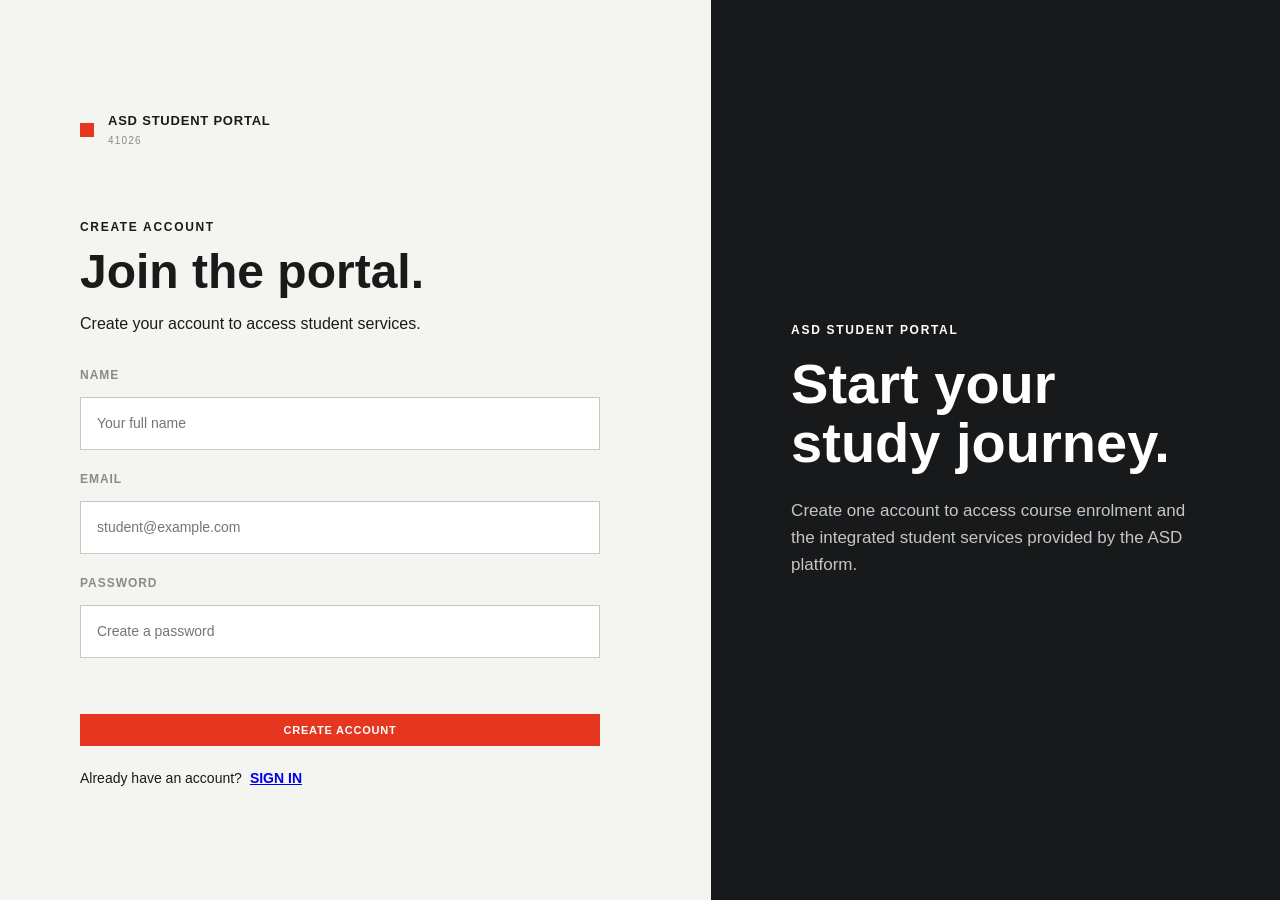
<file: shared/frontend/index.html>
<!DOCTYPE html>
<html lang="en">
<head>
    <meta charset="UTF-8">
    <meta name="viewport" content="width=device-width, initial-scale=1.0">
    <title>ASD Student Portal</title>
</head>
<body>
    <script>
        window.location.replace("register.html");
    </script>
</body>
</html>
</file>
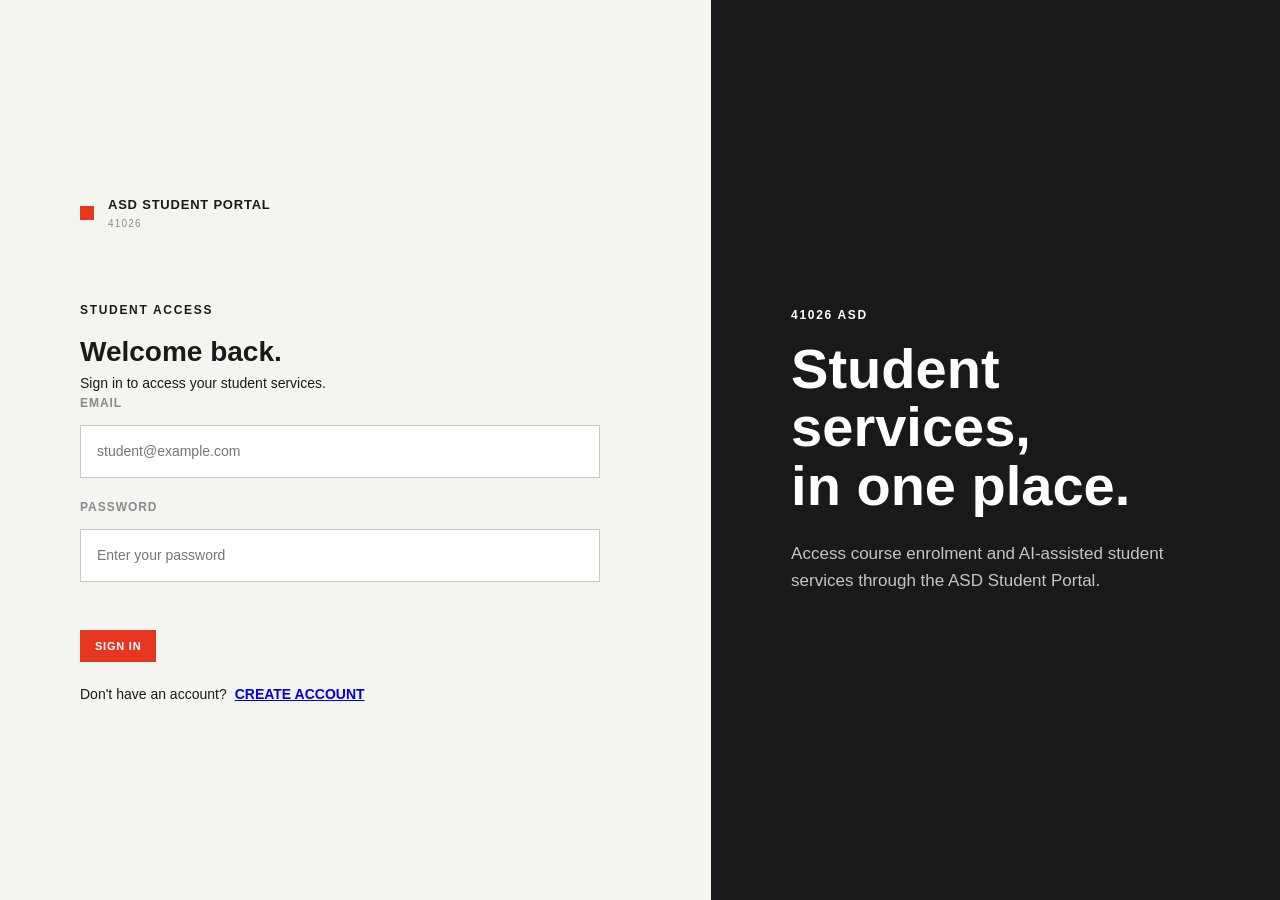
<file: shared/frontend/login.html>
<!DOCTYPE html>
<html lang="en">

<head>
    <meta charset="UTF-8">
    <meta name="viewport" content="width=device-width, initial-scale=1.0">

    <title>Login | ASD Student Portal</title>
    <link rel="stylesheet" href="css/asd-shell.css">
    <link rel="stylesheet" href="css/style.css">
    <link rel="stylesheet" href="css/auth.css">
</head>

<body class="auth-page">

    <div class="auth-layout">
        <main class="auth-panel">
            <div class="auth-brand">

                <div class="brand__mark"></div>

                <div>
                    <div class="brand__name">
                        ASD STUDENT PORTAL
                    </div>

                    <div class="brand__sub">
                        41026
                    </div>
                </div>

            </div>
            <div class="auth-content">

                <div class="auth-label">
                    STUDENT ACCESS
                </div>

                <h1 class="auth-title">
                    Welcome back.
                </h1>

                <p class="auth-subtitle">
                    Sign in to access your student services.
                </p>
                <form id="login-form" class="auth-form">
                    <div class="field">

                        <label for="email">
                            EMAIL
                        </label>

                        <input
                            id="email"
                            type="email"
                            placeholder="student@example.com"
                            required
                        >

                    </div>

                    <div class="field">

                        <label for="password">
                            PASSWORD
                        </label>

                        <input
                            id="password"
                            type="password"
                            placeholder="Enter your password"
                            required
                        >

                    </div>

                    <p
                        id="message"
                        class="auth-message"
                    ></p>

                    <button
                        type="submit"
                        class="btn btn--primary auth-button"
                    >
                        SIGN IN
                    </button>

                </form>

                <div class="auth-footer">

                    <span>
                        Don't have an account?
                    </span>

                    <a href="register.html">
                        CREATE ACCOUNT
                    </a>

                </div>

            </div>

        </main>

        <aside class="auth-info">

            <div class="auth-accent"></div>

            <div class="auth-info__content">

                <div class="auth-info__label">
                    41026 ASD
                </div>

                <h2>
                    Student services,
                    <br>
                    in one place.
                </h2>

                <p>
                    Access course enrolment and
                    AI-assisted student services through
                    the ASD Student Portal.
                </p>

            </div>

        </aside>

    </div>
    <script src="auth.js"></script>

</body>

</html>
</file>
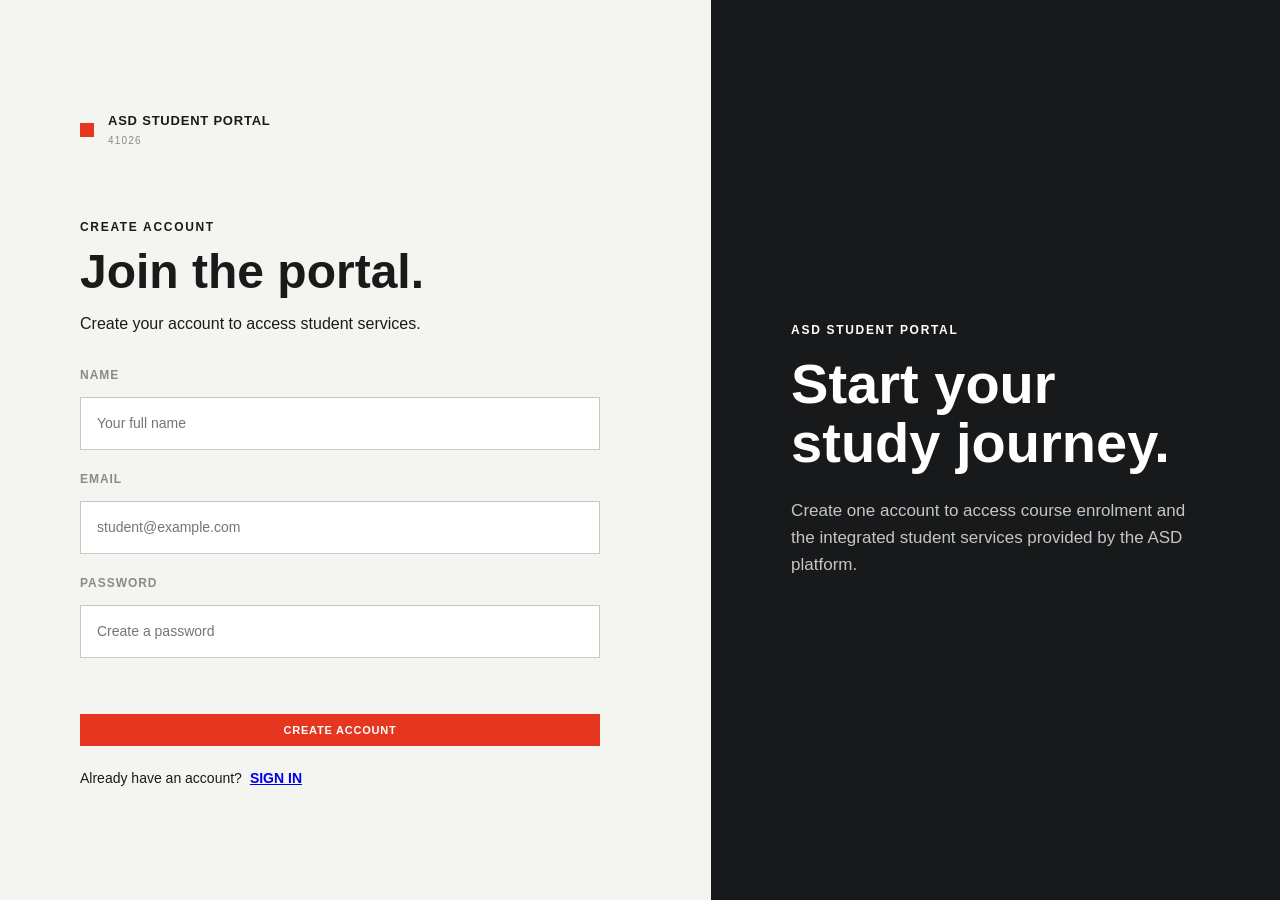
<file: shared/frontend/register.html>
<!DOCTYPE html>
<html lang="en">

<head>
    <meta charset="UTF-8">
    <meta
        name="viewport"
        content="width=device-width, initial-scale=1.0"
    >
    <title>Register | ASD Student Portal</title>
    <link
        rel="stylesheet"
        href="css/asd-shell.css"
    >
    <link
        rel="stylesheet"
        href="css/style.css"
    >
    <link
        rel="stylesheet"
        href="css/auth.css"
    >
</head>


<body class="auth-page">
    <main class="auth-layout">
        <section class="auth-panel">
            <div class="auth-brand">
                <div class="brand__mark"></div>
                <div>
                    <div class="brand__name">
                        ASD STUDENT PORTAL
                    </div>

                    <div class="brand__sub">
                        41026
                    </div>
                </div>
            </div>

            <div class="auth-heading">

                <div class="auth-label">
                    CREATE ACCOUNT
                </div>
                <h1>
                    Join the portal.
                </h1>
                <p>
                    Create your account to access student services.
                </p>

            </div>

            <form
                id="register-form"
                class="auth-form"
            >
                <div class="field">

                    <label for="name">
                        Name
                    </label>

                    <input
                        id="name"
                        type="text"
                        placeholder="Your full name"
                        required
                    >
                </div>

                <div class="field">
                    <label for="email">
                        Email
                    </label>

                    <input
                        id="email"
                        type="email"
                        placeholder="student@example.com"
                        required
                    >
                </div>

                <div class="field">
                    <label for="password">
                        Password
                    </label>

                    <input
                        id="password"
                        type="password"
                        placeholder="Create a password"
                        required
                    >
                </div>
                <p
                    id="message"
                    class="auth-message"
                ></p>

                <button
                    type="submit"
                    class="btn btn--primary btn--block"
                >
                    CREATE ACCOUNT
                </button>
            </form>

            <div class="auth-footer">
                <span>
                    Already have an account?
                </span>

                <a href="login.html">
                    SIGN IN
                </a>
            </div>
        </section>

        <aside class="auth-info">
            <div class="auth-info__content">
                <div class="auth-info__label">
                    ASD STUDENT PORTAL
                </div>

                <h2>
                    Start your
                    <br>
                    study journey.
                </h2>

                <p>
                    Create one account to access course
                    enrolment and the integrated student
                    services provided by the ASD platform.
                </p>
            </div>
        </aside>
    </main>
    <script src="auth.js"></script>
</body>
</html>
</file>
<file: shared/frontend/css/asd-shell.css>
:root {
  --red: #E5361F;
  --red-dark: #C82E1A;
  --ink: #1A1A1A;
  --muted: #8A8A8A;
  --muted-light: #B0B0B0;
  --line: #D8D8D8;
  --bg: #F2F2F0;
  --panel: #FFFFFF;
  --panel-alt: #FAFAF9;
  --green: #1D6F42;
  --amber: #9A6412;

  --sidebar-width: 232px;
  --gap: 20px;
}

* { box-sizing: border-box; margin: 0; padding: 0; }

body {
  font-family: "Helvetica Neue", Arial, sans-serif;
  background: var(--bg);
  color: var(--ink);
  font-size: 14px;
  line-height: 1.5;
}

.layout {
  display: grid;
  grid-template-columns: var(--sidebar-width) 1fr;
  min-height: 100vh;
}

.sidebar {
  background: var(--panel);
  border-right: 1px solid var(--line);
  padding: 22px 0;
}

.brand {
  display: flex;
  gap: 10px;
  align-items: center;
  padding: 0 20px 20px;
  border-bottom: 1px solid var(--line);
}

.brand__mark {
  width: 14px;
  height: 14px;
  background: var(--red);
  flex-shrink: 0;
}

.brand__name { font-size: 13px; font-weight: 700; letter-spacing: 0.06em; }

.brand__sub {
  font-size: 10px;
  color: var(--muted);
  letter-spacing: 0.12em;
  margin-top: 2px;
}

.nav { padding: 12px 0; border-bottom: 1px solid var(--line); }

.nav__item {
  display: block;
  padding: 11px 20px;
  font-size: 12px;
  font-weight: 700;
  letter-spacing: 0.08em;
  color: var(--ink);
  text-decoration: none;
  border-left: 3px solid transparent;
}

.nav__item:hover { background: var(--panel-alt); }

.nav__item--active {
  background: #EDEDEB;
  border-left-color: var(--red);
}

.nav__item--soon { color: var(--muted-light); cursor: not-allowed; }
.nav__item--soon:hover { background: none; color: var(--muted-light); }

.side-note { padding: 20px; }

.side-note__label {
  font-size: 10px;
  font-weight: 700;
  letter-spacing: 0.12em;
  color: var(--muted);
  margin-bottom: 8px;
}

.side-note__text { font-size: 12px; line-height: 1.55; color: #555; }

.main { padding: 26px 30px; }

.page-header {
  display: flex;
  justify-content: space-between;
  align-items: flex-end;
  margin-bottom: 22px;
}

.page-title { font-size: 38px; letter-spacing: -0.02em; font-weight: 700; }

.page-subtitle {
  font-size: 13px;
  color: var(--muted);
  margin-top: 4px;
}

.section {
  background: var(--panel);
  border: 1px solid var(--line);
  margin-bottom: var(--gap);
}

.section__head {
  padding: 14px 18px;
  border-bottom: 1px solid var(--line);
  display: flex;
  justify-content: space-between;
  align-items: baseline;
  gap: 12px;
}

.section__title {
  font-size: 11px;
  font-weight: 700;
  letter-spacing: 0.1em;
  text-transform: uppercase;
}

.section__hint { font-size: 12px; color: var(--muted); }

.section__body { padding: 18px; }

.btn {
  padding: 9px 14px;
  font-size: 11px;
  font-weight: 700;
  letter-spacing: 0.07em;
  border: 1px solid var(--line);
  background: var(--panel);
  color: var(--ink);
  cursor: pointer;
  font-family: inherit;
}

.btn:hover { background: #F6F6F4; }
.btn:disabled { opacity: 0.5; cursor: not-allowed; }

.btn--primary { background: var(--red); border-color: var(--red); color: #fff; }
.btn--primary:hover { background: var(--red-dark); }

.btn--danger { background: var(--panel); border-color: var(--red); color: var(--red); }
.btn--danger:hover { background: #FDEBE7; }

.btn--small { padding: 6px 10px; font-size: 10px; }
.btn--block { width: 100%; margin-top: 8px; }

.card-grid {
  display: grid;
  grid-template-columns: repeat(auto-fill, minmax(260px, 1fr));
  gap: 12px;
}

.card {
  border: 1px solid var(--line);
  border-left: 3px solid var(--ink);
  background: var(--panel);
  padding: 14px;
}

.card__top {
  display: flex;
  justify-content: space-between;
  align-items: baseline;
  gap: 8px;
  margin-bottom: 6px;
}

.card__code {
  font-size: 11px;
  font-weight: 700;
  letter-spacing: 0.08em;
  color: var(--red);
}

.card__title { font-size: 15px; font-weight: 700; margin-bottom: 6px; }
.card__text { font-size: 12.5px; color: #555; margin-bottom: 12px; }

.badge {
  display: inline-block;
  padding: 3px 7px;
  font-size: 10px;
  font-weight: 700;
  letter-spacing: 0.08em;
  text-transform: uppercase;
  background: #EDEDEB;
  color: #555;
}

.badge--ok { background: #E4F0E9; color: var(--green); }
.badge--off { background: #FDEBE7; color: var(--red); }
.badge--warn { background: #FBF0DD; color: var(--amber); }
.table { width: 100%; border-collapse: collapse; font-size: 13px; }

.table th {
  text-align: left;
  padding: 10px 12px;
  font-size: 10px;
  font-weight: 700;
  letter-spacing: 0.1em;
  text-transform: uppercase;
  color: var(--muted);
  border-bottom: 1px solid var(--line);
  white-space: nowrap;
}

.table td { padding: 11px 12px; border-bottom: 1px solid var(--line); }
.table tr:last-child td { border-bottom: none; }
.table tbody tr:hover { background: var(--panel-alt); }

.field { display: flex; flex-direction: column; gap: 5px; }

.field > span,
.field > label {
  font-size: 10px;
  font-weight: 700;
  letter-spacing: 0.09em;
  color: var(--muted);
  text-transform: uppercase;
}

.input,
.field input,
.field select,
.field textarea {
  padding: 9px 10px;
  border: 1px solid var(--line);
  font-size: 13px;
  font-family: inherit;
  background: #fff;
  color: var(--ink);
}

.input:focus,
.field input:focus,
.field select:focus,
.field textarea:focus {
  outline: 2px solid var(--red);
  outline-offset: -1px;
}

.input-row { display: flex; gap: 8px; }
.input-row .input { flex: 1; }

.ai-block {
  background: var(--ink);
  color: #fff;
  padding: 16px;
}

.ai-block__label {
  font-size: 10px;
  font-weight: 700;
  letter-spacing: 0.12em;
  color: var(--red);
  margin-bottom: 8px;
}

.ai-block__text { font-size: 12px; line-height: 1.55; color: #D6D6D6; }

.ai-block .input { background: #2A2A2A; border-color: #4A4A4A; color: #fff; }
.ai-block .input::placeholder { color: #7A7A7A; }

.ai-output {
  margin-top: 12px;
  font-size: 13px;
  line-height: 1.6;
  color: #E4E4E4;
  white-space: pre-wrap;
}

.ai-output:empty { display: none; }

.muted { color: var(--muted); }
.empty { padding: 18px; color: var(--muted); font-size: 13px; }

@media (max-width: 900px) {
  .layout { grid-template-columns: 1fr; }
  .sidebar { display: none; }
  .main { padding: 16px; }
  .page-header { flex-direction: column; align-items: flex-start; gap: 12px; }
  .page-title { font-size: 27px; }
  .card-grid { grid-template-columns: 1fr; }
  .table { font-size: 12px; }
  .table th, .table td { padding: 8px 6px; }
}
/* The brand block is a link back to the portal homepage. It must not pick up
   default anchor styling (underline, blue) since it sits in the sidebar. */
.brand,
.auth-brand {
    text-decoration: none;
    color: inherit;
    cursor: pointer;
}

.brand:hover .brand__name,
.auth-brand:hover .brand__name {
    color: var(--red);
}

.brand:focus-visible,
.auth-brand:focus-visible {
    outline: 2px solid var(--red);
    outline-offset: 3px;
}
</file>
<file: shared/frontend/css/style.css>
/* Study Notebook — shares the visual language of the calendar module:
   Swiss-style red/black, square corners, hairline rules, uppercase labels.
   Tokens are kept identical to student-voreaksanith/frontend/css/calendar.css
   so the two modules can eventually move into shared/frontend/. */

:root {
  --red: #E5361F;
  --ink: #1A1A1A;
  --muted: #8A8A8A;
  --line: #D8D8D8;
  --bg: #F2F2F0;
  --panel: #FFFFFF;
}

* { box-sizing: border-box; margin: 0; padding: 0; }

body {
  font-family: "Helvetica Neue", Arial, sans-serif;
  background: var(--bg);
  color: var(--ink);
  font-size: 14px;
}

.layout {
  display: grid;
  grid-template-columns: 232px 1fr;
  min-height: 100vh;
}

/* ------------------------------------------------------------- sidebar */

.sidebar {
  background: var(--panel);
  border-right: 1px solid var(--line);
  padding: 22px 0;
}

.brand {
  display: flex;
  gap: 10px;
  align-items: center;
  padding: 0 20px 20px;
  border-bottom: 1px solid var(--line);
}

.brand__mark {
  width: 14px;
  height: 14px;
  background: var(--red);
  flex-shrink: 0;
}

.brand__name { font-size: 13px; font-weight: 700; letter-spacing: 0.06em; }
.brand__sub { font-size: 10px; color: var(--muted); letter-spacing: 0.12em; margin-top: 2px; }

.nav { padding: 12px 0; border-bottom: 1px solid var(--line); }

.nav__item {
  display: block;
  padding: 11px 20px;
  font-size: 12px;
  font-weight: 700;
  letter-spacing: 0.08em;
  color: var(--ink);
  text-decoration: none;
  border-left: 3px solid transparent;
}

.nav__item:hover { background: #FAFAFA; }

.nav__item--active {
  background: #EDEDEB;
  border-left-color: var(--red);
}

.panel { padding: 20px; }
.panel__label { font-size: 10px; font-weight: 700; letter-spacing: 0.12em; color: var(--muted); margin-bottom: 8px; }
.panel__text { font-size: 12px; line-height: 1.55; color: #555; }

/* --------------------------------------------------------- ai assistant */

.agent {
  margin: 0 20px 20px;
  padding: 16px;
  background: var(--ink);
  color: #fff;
}

.agent__label {
  font-size: 10px;
  font-weight: 700;
  letter-spacing: 0.12em;
  color: var(--red);
  margin-bottom: 8px;
}

.agent__text { font-size: 12px; line-height: 1.55; color: #D6D6D6; }

.agent__output {
  margin-top: 12px;
  padding: 10px;
  background: #2A2A2A;
  border-left: 3px solid var(--red);
  font-size: 11.5px;
  line-height: 1.5;
  color: #E4E4E4;
  white-space: pre-wrap;
  word-break: break-word;
  max-height: 320px;
  overflow-y: auto;
}

.agent__output:empty { display: none; }
.agent.is-busy { opacity: 0.65; }

/* ---------------------------------------------------------------- main */

.main { padding: 26px 30px 60px; }

.header {
  display: flex;
  justify-content: space-between;
  align-items: flex-end;
  margin-bottom: 26px;
}

.header__title { font-size: 38px; letter-spacing: -0.02em; }
.header__sub { font-size: 12px; color: var(--muted); margin-top: 5px; }
.header__controls { display: flex; gap: 8px; }

/* -------------------------------------------------------------- buttons */

.btn {
  padding: 9px 14px;
  font-size: 11px;
  font-weight: 700;
  letter-spacing: 0.07em;
  border: 1px solid var(--line);
  background: var(--panel);
  color: var(--ink);
  cursor: pointer;
  font-family: inherit;
}

.btn:hover { background: #F6F6F4; }

.btn--primary { background: var(--red); border-color: var(--red); color: #fff; }
.btn--primary:hover { background: #C82E1A; }

.btn--danger { color: var(--red); }
.btn--danger:hover { background: #FDEBE7; border-color: var(--red); }

.btn--small { padding: 6px 9px; font-size: 10px; letter-spacing: 0.06em; }
/* ------------------------------------------------------------- sections */

.section { margin-bottom: 34px; }

.section__head {
  display: flex;
  justify-content: space-between;
  align-items: flex-end;
  gap: 12px;
  flex-wrap: wrap;
  padding-bottom: 9px;
  margin-bottom: 14px;
  border-bottom: 1px solid var(--line);
}

.section__title {
  font-size: 11px;
  font-weight: 700;
  letter-spacing: 0.12em;
  text-transform: uppercase;
}

.section__hint { font-size: 12px; color: var(--muted); margin-top: 4px; }

.empty {
  padding: 26px 16px;
  background: var(--panel);
  border: 1px solid var(--line);
  font-size: 12px;
  color: var(--muted);
}

/* ------------------------------------------------------------ notebooks */

.cards {
  display: grid;
  grid-template-columns: repeat(auto-fit, minmax(232px, 1fr));
  gap: 1px;
  background: var(--line);
  border: 1px solid var(--line);
}

.notebook {
  display: flex;
  flex-direction: column;
  min-height: 168px;
  padding: 16px;
  background: var(--panel);
  border-left: 3px solid transparent;
}

.notebook:hover { background: #FAFAF9; }

.notebook--active {
  border-left-color: var(--red);
  background: #FFF8F2;
}

.notebook__course {
  font-size: 10px;
  font-weight: 700;
  letter-spacing: 0.1em;
  color: var(--muted);
}

.notebook__title {
  font-size: 17px;
  font-weight: 600;
  line-height: 1.3;
  margin: 8px 0 6px;
}

.notebook__date {
  font-size: 10px;
  letter-spacing: 0.06em;
  color: var(--muted);
  text-transform: uppercase;
}

.notebook__actions {
  display: flex;
  gap: 6px;
  flex-wrap: wrap;
  margin-top: auto;
  padding-top: 14px;
}

/* ---------------------------------------------------------------- notes */

.table {
  width: 100%;
  border-collapse: collapse;
  background: var(--panel);
  border: 1px solid var(--line);
  font-size: 13px;
}

.table th {
  padding: 10px;
  text-align: left;
  font-size: 10px;
  font-weight: 700;
  letter-spacing: 0.1em;
  color: var(--muted);
  text-transform: uppercase;
  border-bottom: 1px solid var(--line);
  white-space: nowrap;
}

.table td {
  padding: 10px;
  border-bottom: 1px solid var(--line);
  vertical-align: middle;
}

.table tr:last-child td { border-bottom: none; }
.table tbody tr:hover { background: #FAFAF9; }

.table__id { color: var(--muted); font-size: 11px; width: 1%; }
.table__title { font-weight: 600; }
.table__meta { color: var(--muted); font-size: 11px; white-space: nowrap; }

.table__actions {
  display: flex;
  gap: 5px;
  flex-wrap: wrap;
  justify-content: flex-end;
}

.table-wrap { overflow-x: auto; }

/* --------------------------------------------------------------- search */

.search { display: flex; gap: 8px; margin-bottom: 14px; }

.search input {
  flex: 1;
  padding: 9px 10px;
  border: 1px solid var(--line);
  background: var(--panel);
  font-size: 13px;
  font-family: inherit;
}

.search input:focus { outline: 2px solid var(--red); outline-offset: -1px; }

.results { background: var(--panel); border: 1px solid var(--line); }
.results:empty { display: none; }

.result { padding: 14px 16px; border-bottom: 1px solid var(--line); }
.result:last-child { border-bottom: none; }

.result__title { font-size: 14px; font-weight: 600; margin-bottom: 5px; }
.result__preview { font-size: 12px; line-height: 1.6; color: #555; }

.result__meta {
  font-size: 10px;
  letter-spacing: 0.08em;
  color: var(--muted);
  text-transform: uppercase;
  margin-top: 7px;
}

/* --------------------------------------------------------------- modal */

.modal {
  position: fixed;
  inset: 0;
  background: rgba(0, 0, 0, 0.45);
  display: flex;
  align-items: center;
  justify-content: center;
  z-index: 50;
}

.modal[hidden] { display: none; }

.modal__box {
  background: var(--panel);
  width: 460px;
  max-width: 92vw;
  max-height: 90vh;
  overflow-y: auto;
  padding: 24px;
  border-top: 3px solid var(--red);
}

.modal__title { font-size: 20px; margin-bottom: 18px; }
.modal__text { font-size: 13px; line-height: 1.6; color: #555; margin-bottom: 18px; }

.form { display: flex; flex-direction: column; gap: 13px; }

.form__error {
  background: #FDEBE7;
  border-left: 3px solid var(--red);
  padding: 9px 11px;
  font-size: 12px;
  color: #96200F;
}

.form__error[hidden] { display: none; }

.field { display: flex; flex-direction: column; gap: 5px; }

.field span {
  font-size: 10px;
  font-weight: 700;
  letter-spacing: 0.09em;
  color: var(--muted);
  text-transform: uppercase;
}

.field input,
.field textarea {
  padding: 9px 10px;
  border: 1px solid var(--line);
  font-size: 13px;
  font-family: inherit;
  background: #fff;
}

.field textarea { min-height: 140px; resize: vertical; line-height: 1.55; }

.field input:focus,
.field textarea:focus { outline: 2px solid var(--red); outline-offset: -1px; }

.field-row { display: grid; grid-template-columns: 1fr 1fr; gap: 11px; }

.form__actions {
  display: flex;
  justify-content: flex-end;
  gap: 8px;
  margin-top: 6px;
  padding-top: 14px;
  border-top: 1px solid var(--line);
}

/* --------------------------------------------------------------- toast */

.toast {
  position: fixed;
  bottom: 22px;
  left: 50%;
  transform: translate(-50%, 14px);
  background: var(--ink);
  color: #fff;
  padding: 11px 18px;
  font-size: 12.5px;
  opacity: 0;
  pointer-events: none;
  transition: opacity 0.2s, transform 0.2s;
  z-index: 60;
  max-width: 90vw;
}

.toast--visible { opacity: 1; transform: translate(-50%, 0); }
.toast--success { background: #1D6F42; }
.toast--warn { background: #9A6412; }
.toast--error { background: var(--red); }

/* ---------------------------------------------------------- responsive */

@media (max-width: 900px) {
  .layout { grid-template-columns: 1fr; }
  .sidebar { display: none; }
  .main { padding: 16px; }
  .header { flex-direction: column; align-items: flex-start; gap: 12px; }
  .header__title { font-size: 27px; }
  .cards { grid-template-columns: 1fr; }
  .notebook { min-height: auto; }
  .field-row { grid-template-columns: 1fr; }
  .table__actions { justify-content: flex-start; }
}

/* The brand block is a link back to the portal homepage. It must not pick up
   default anchor styling (underline, blue) since it sits in the sidebar. */
.brand,
.auth-brand {
    text-decoration: none;
    color: inherit;
    cursor: pointer;
}

.brand:hover .brand__name,
.auth-brand:hover .brand__name {
    color: var(--red);
}

.brand:focus-visible,
.auth-brand:focus-visible {
    outline: 2px solid var(--red);
    outline-offset: 3px;
}
</file>
<file: shared/frontend/css/auth.css>
.auth-page {
    margin: 0;
    min-height: 100vh;
    background: #f4f4f1;
}

.auth-layout {
    min-height: 100vh;
    display: grid;
    grid-template-columns: minmax(500px, 1fr) minmax(400px, 0.8fr);
}

.auth-panel {
    padding: 60px 80px;
    display: flex;
    flex-direction: column;
    justify-content: center;
    background: #f4f4f1;
}

.auth-brand {
    display: flex;
    align-items: center;
    gap: 14px;
    margin-bottom: 70px;
}

.auth-heading {
    margin-bottom: 30px;
}

.auth-label,
.auth-info__label {
    font-size: 12px;
    font-weight: 700;
    letter-spacing: 0.14em;
    text-transform: uppercase;
    margin-bottom: 12px;
}

.auth-heading h1 {
    font-size: 48px;
    line-height: 1;
    margin: 0 0 16px;
}

.auth-heading p {
    margin: 0;
    font-size: 16px;
}

.auth-form {
    width: 100%;
    max-width: 520px;
}

.field {
    margin-bottom: 20px;
}

.field label {
    display: block;
    margin-bottom: 8px;
    font-size: 12px;
    font-weight: 700;
    letter-spacing: 0.08em;
    text-transform: uppercase;
}

.field input {
    box-sizing: border-box;
    width: 100%;
    padding: 15px 16px;
    border: 1px solid #c8c8c3;
    background: #fff;
    font: inherit;
}

.auth-message {
    min-height: 20px;
    margin: 8px 0;
}

.auth-footer {
    margin-top: 22px;
    display: flex;
    gap: 8px;
    font-size: 14px;
}

.auth-footer a {
    font-weight: 700;
}

.auth-info {
    display: flex;
    align-items: center;
    padding: 80px;
    background: #17191b;
    color: #fff;
}

.auth-info__content {
    max-width: 500px;
}

.auth-info h2 {
    font-size: 56px;
    line-height: 1.05;
    margin: 16px 0 24px;
}

.auth-info p {
    max-width: 430px;
    font-size: 17px;
    line-height: 1.6;
    opacity: 0.75;
}

@media (max-width: 900px) {
    .auth-layout {
        grid-template-columns: 1fr;
    }

    .auth-info {
        display: none;
    }

    .auth-panel {
        padding: 40px 24px;
    }
}
</file>
